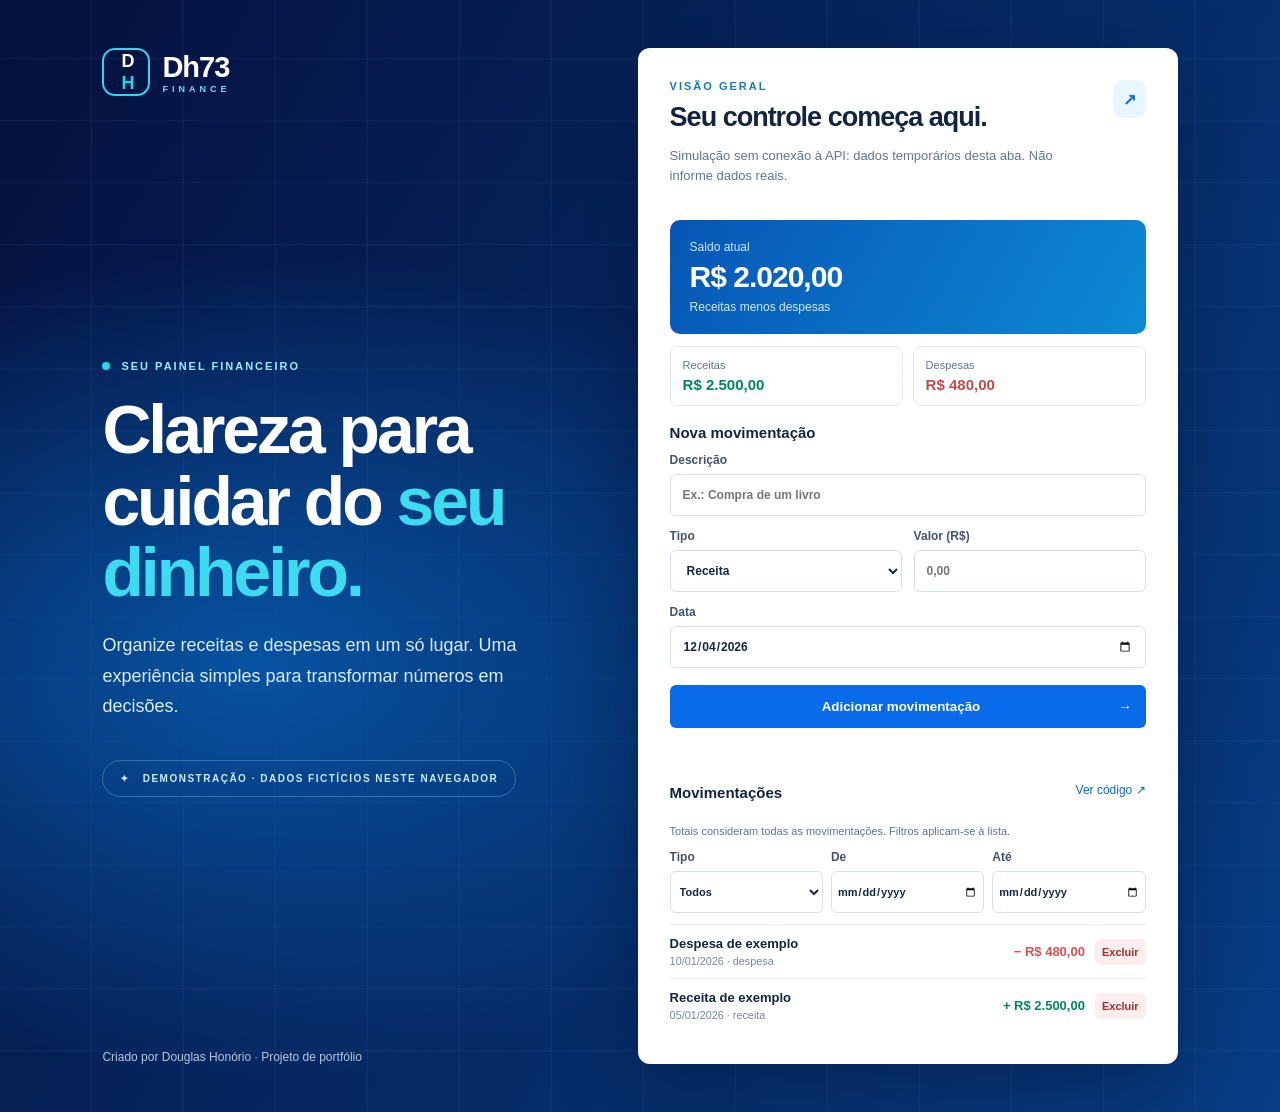
<file: docs/index.html>
﻿<!doctype html>
<html lang="pt-BR">
<head><meta charset="utf-8"><meta name="viewport" content="width=device-width, initial-scale=1"><title>Dh73 Finance | Seu painel financeiro</title><link rel="stylesheet" href="./style.css"><link rel="stylesheet" href="./extras.css"></head>
<body>
<main class="layout">
  <section class="hero">
    <a class="brand" href="./" aria-label="Dh73 Finance, início"><span class="mark">D<span>H</span></span><span>Dh73<small>FINANCE</small></span></a>
    <div class="intro"><p class="eyebrow"><span></span> SEU PAINEL FINANCEIRO</p><h1>Clareza para<br>cuidar do <em>seu dinheiro.</em></h1><p>Organize receitas e despesas em um só lugar. Uma experiência simples para transformar números em decisões.</p><div class="disclaimer">✦ &nbsp; DEMONSTRAÇÃO · DADOS FICTÍCIOS NESTE NAVEGADOR</div></div>
    <footer>Criado por Douglas Honório <span>·</span> Projeto de portfólio</footer>
  </section>
  <section class="panel" aria-label="Painel financeiro">
    <div class="panel-heading"><div><p class="eyebrow blue">VISÃO GERAL</p><h2>Seu controle começa aqui.</h2><p>Simulação sem conexão à API: dados temporários desta aba. Não informe dados reais.</p></div><span class="panel-icon">↗</span></div>
    <div class="balance"><span>Saldo atual</span><strong id="saldo">R$ 0,00</strong><small>Receitas menos despesas</small></div>
    <div class="totals"><div><span>Receitas</span><strong id="receitas">R$ 0,00</strong></div><div><span>Despesas</span><strong id="despesas">R$ 0,00</strong></div></div>
    <form id="form"><h3>Nova movimentação</h3><div class="fields"><label>Descrição<input name="descricao" maxlength="150" placeholder="Ex.: Compra de um livro" required></label><div class="row"><label>Tipo<select name="tipo"><option value="receita">Receita</option><option value="despesa">Despesa</option></select></label><label>Valor (R$)<input name="valor" type="number" min="0.01" max="9999999999.99" step="0.01" placeholder="0,00" required></label></div><label>Data<input name="data" type="date" required></label></div><button type="submit">Adicionar movimentação <span>→</span></button><p id="mensagem" role="status" aria-live="polite"></p></form>
    <div class="history-head"><h3>Movimentações</h3><a href="https://github.com/dhonorio73/dh73-finance-api">Ver código ↗</a></div><p class="filter-note">Totais consideram todas as movimentações. Filtros aplicam-se à lista.</p>
    <div class="filters"><label>Tipo<select id="filtro-tipo"><option value="">Todos</option><option value="receita">Receitas</option><option value="despesa">Despesas</option></select></label><label>De<input id="filtro-inicio" type="date"></label><label>Até<input id="filtro-fim" type="date"></label></div><p id="filtro-mensagem" role="status" class="filter-note"></p><div id="historico" class="history"><p>Nenhuma movimentação registrada.</p></div>
  </section>
</main><script src="./demo.js"></script><script src="./app.js"></script></body></html>
</file>
<file: docs/style.css>
*{box-sizing:border-box}body{margin:0;font-family:Inter,Segoe UI,Arial,sans-serif;background:#061849;color:#fff}.layout{min-height:100vh;display:grid;grid-template-columns:1fr minmax(420px,540px);gap:6vw;padding:48px 8%;background:radial-gradient(ellipse at 20% 60%,#0753a2 0,transparent 44%),repeating-linear-gradient(90deg,transparent 0 90px,#5da4eb13 91px 92px),repeating-linear-gradient(0deg,transparent 0 60px,#5da4eb10 61px 62px),linear-gradient(120deg,#05103d,#073e85)}.hero{display:flex;flex-direction:column;min-height:calc(100vh - 96px)}.brand{display:flex;align-items:center;gap:12px;color:white;text-decoration:none;font-size:29px;font-weight:800;letter-spacing:-1px}.brand small{display:block;font-size:9px;letter-spacing:4px;color:#7bdaee}.mark{display:grid;place-items:center;width:48px;height:48px;border:2px solid #31d6ed;border-radius:13px;font-size:18px;letter-spacing:-3px}.mark span{color:#20d5ee}.intro{margin:auto 0;max-width:610px;padding:70px 0}.eyebrow{font-size:11px;letter-spacing:2px;font-weight:800;color:#a2eaff}.eyebrow span{display:inline-block;background:#23d6e8;width:8px;height:8px;border-radius:50%;margin-right:6px}.intro h1{font-size:clamp(46px,5.3vw,76px);line-height:1.05;letter-spacing:-3px;margin:22px 0}.intro h1 em{font-style:normal;color:#3ddbef}.intro>p:not(.eyebrow){font-size:18px;line-height:1.7;color:#dceeff;max-width:480px}.disclaimer{display:inline-block;margin-top:20px;border:1px solid #72bddd66;border-radius:30px;padding:12px 17px;color:#ccecff;font-size:10px;letter-spacing:1.5px;font-weight:700}footer{color:#b6cbe0;font-size:12px}footer span{color:#30d5eb}.panel{background:#fff;color:#112440;border-radius:12px;padding:32px;box-shadow:0 24px 80px #00102d66;align-self:center}.panel-heading{display:flex;justify-content:space-between;gap:15px}.blue{color:#1578c4;margin:0}.panel h2{font-size:27px;letter-spacing:-1px;margin:10px 0}.panel-heading p:not(.eyebrow){font-size:13px;color:#63748d;line-height:1.5}.panel-icon{display:grid;place-items:center;width:38px;height:38px;border-radius:10px;background:#e8f6ff;color:#0974d4;font-weight:bold}.balance{background:linear-gradient(120deg,#0755b6,#0d8ad4);padding:20px;border-radius:10px;display:flex;flex-direction:column;color:#fff;margin:22px 0}.balance span,.balance small{font-size:12px;color:#d4eaff}.balance strong{font-size:30px;letter-spacing:-1px;margin:6px 0}h3{font-size:15px;margin:18px 0 12px}label{display:block;font-size:12px;font-weight:700;color:#42536b}input,select{display:block;width:100%;height:42px;margin-top:7px;padding:0 12px;border:1px solid #d6e1eb;border-radius:6px;background:#fff;color:#132846;font:inherit}input:focus,select:focus{outline:2px solid #31bddd;outline-offset:1px}.fields{display:grid;gap:13px}.row{display:grid;grid-template-columns:1fr 1fr;gap:12px}button{width:100%;border:0;border-radius:6px;padding:14px;margin-top:17px;background:#096bea;color:white;font-weight:700;cursor:pointer}button:hover{background:#0754bd}button span{float:right}#mensagem{font-size:12px;color:#a13e38;min-height:14px}.history-head{display:flex;align-items:center;justify-content:space-between}.history-head a{color:#096bd5;font-size:12px;text-decoration:none}.history{max-height:190px;overflow:auto}.history>p{color:#77869a;font-size:12px}.item{display:flex;justify-content:space-between;align-items:center;padding:11px 0;border-top:1px solid #e8eef4;font-size:13px;gap:12px}.item small{display:block;color:#75879a;margin-top:4px}.amount{font-weight:700;color:#00865e;white-space:nowrap}.amount.expense{color:#d85353}@media(max-width:850px){.layout{display:block;padding:25px 6% 40px}.hero{min-height:auto}.intro{padding:65px 0 35px}.intro h1{font-size:48px}.hero footer{display:none}.panel{padding:25px}.brand{font-size:25px}}
</file>
<file: docs/extras.css>
.totals{display:grid;grid-template-columns:1fr 1fr;gap:10px;margin-top:-10px}.totals>div{border:1px solid #e1eaf2;border-radius:8px;padding:12px}.totals span,.totals strong{display:block}.totals span{font-size:11px;color:#63748d}.totals strong{font-size:15px;margin-top:5px}.totals>div:first-child strong{color:#00865e}.totals>div:last-child strong{color:#c44b4b}.filters{display:grid;grid-template-columns:1fr 1fr 1fr;gap:8px}.filters input,.filters select{font-size:11px;padding:0 5px}.filter-note{font-size:11px;color:#63748d;line-height:1.4}.item-actions{display:flex;align-items:center;gap:10px}.remove{width:auto;margin:0;padding:7px;background:#fceeee;color:#a12d2d;font-size:11px}.remove:hover{background:#f8d4d4;color:#851c1c}@media(max-width:480px){.filters{grid-template-columns:1fr}.item-actions{flex-direction:column;align-items:flex-end;gap:4px}}
</file>
